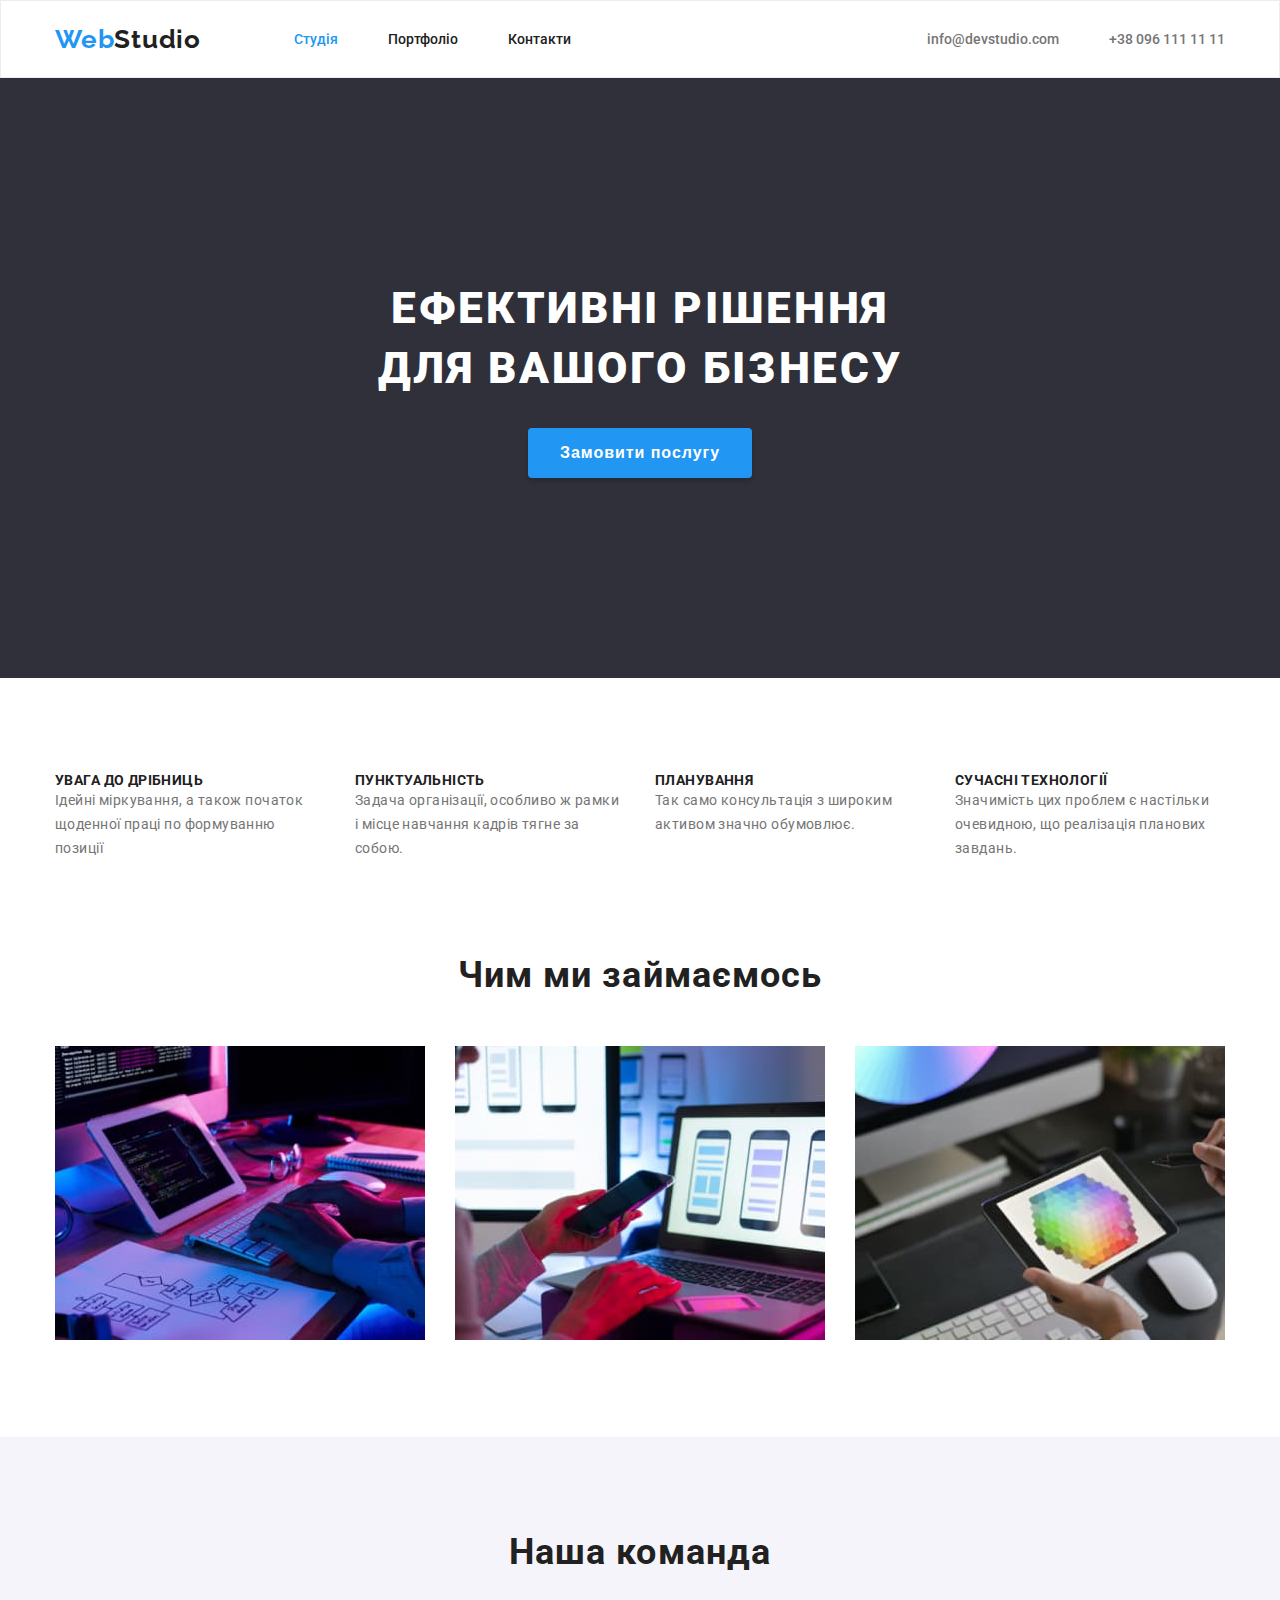
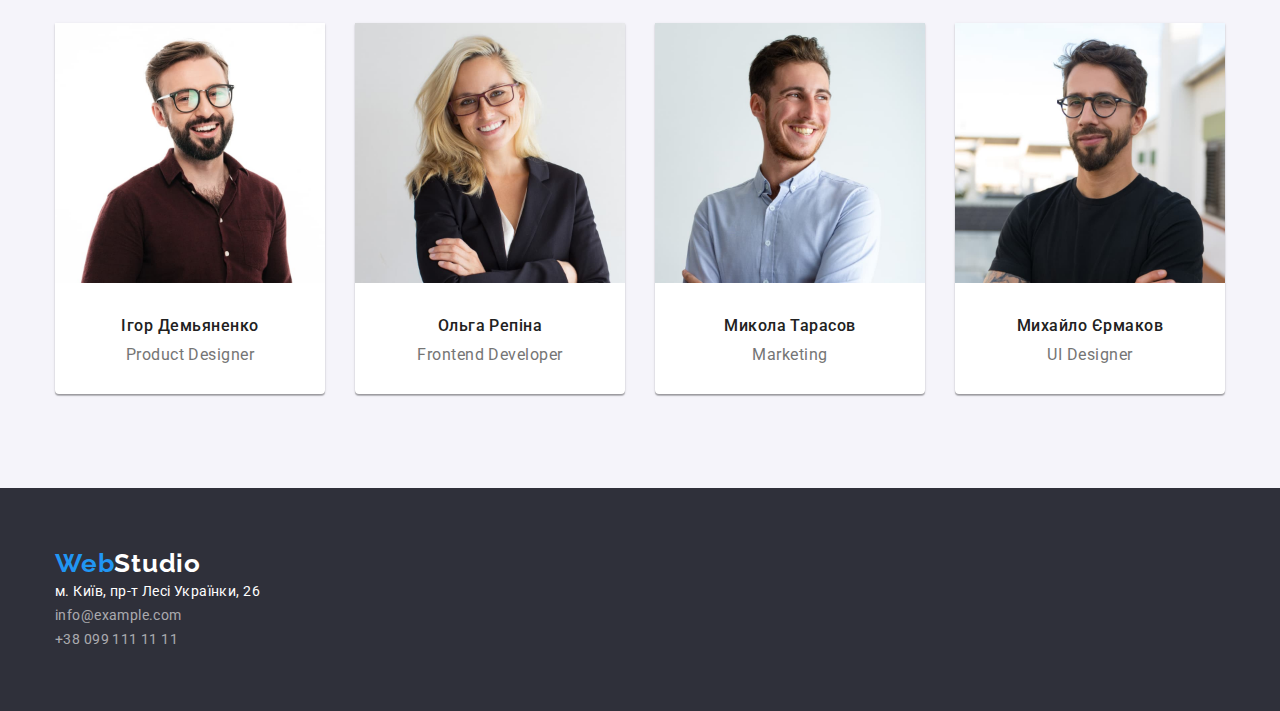
<file: index.html>
<!DOCTYPE html>
<html lang="uk">
<head>
    <meta charset="UTF-8">
    <meta http-equiv="X-UA-Compatible" content="IE=edge">
    <meta name="viewport" content="width=device-width, initial-scale=1.0">
    <title>Document</title>
    <link rel="preconnect" href="https://fonts.googleapis.com">
    <link rel="preconnect" href="https://fonts.gstatic.com" crossorigin>
    <link href="https://fonts.googleapis.com/css2?family=Raleway:wght@700&family=Roboto:wght@400;500;700;900&display=swap" rel="stylesheet">
    <link rel="stylesheet" href="./css/reset.css">
    <link rel="stylesheet" href="./css/style.css">
</head>
<body>
    <header class="header">
        <div class="container header-container">
     <!--навигація сайта-->
     <nav class="nav-page">
         <a href="./index.html" class="logo">
         Web<span class="logo-color-black">Studio</span> 
         </a>  
         <ul class="nav-list">
             <li class="nav-item"><a href="./index.html" class="nav-link nav-link current">Студія</a></li>
             <li class="nav-item"><a href="./portfolio.html" class="nav-link">Портфоліо</a></li>
             <li class="nav-item"><a href="./contacts.html" class="nav-link">Контакти</a></li>
         </ul>
     </nav>
         <!--контакти--> 
        <ul class="contacts">
             <li class="contacts-item"><a href="mailto:info@devstudio.com" class="contacts-link">info@devstudio.com</a></li>
             <li class="contacts--item"><a href="tel:+380961111111" class="contacts-link">+38 096 111 11 11</a></li>
        </ul>
        </div>
     </header>
         <main>
         <!--Головний банер-->
         <section class="hero">
             <h1 class="hero-title">
                 ЕФЕКТИВНІ РІШЕННЯ<br>ДЛЯ ВАШОГО БІЗНЕСУ
             </h1>
             <button type="button" class="hero-btn">Замовити послугу</button>
         </section>
         <!--Переваги нашої фірми-->
         <section class="section advantege-section">
             <h2 class="hide">Переваги нашої фірми</h2>
             <div class="container">
             <ul class="advantage-list">
             <li class="advantage-item">
                 <h3 class="advantage-titles">
                     Увага до дрібниць
                 </h3>
                 <p class="advantage-explanations">
                     Ідейні міркування, а також початок щоденної праці по формуванню позиції
                 </p>
             </li>
             <li class="advantage-item">
                 <h3 class="advantage-titles">
                     Пунктуальність
                 </h3>
                 <p class="advantage-explanations">
                     Задача організації, особливо ж рамки і місце навчання кадрів тягне за собою.
                 </p>
             </li>
             <li class="advantage-item">
                 <h3 class="advantage-titles">
                     Планування
                 </h3>
                 <p class="advantage-explanations">
                     Так само консультація з широким активом значно обумовлює.
                 </p>
             </li>
             <li class="advantage-item">
                 <h3 class="advantage-titles">
                     Сучасні технології
                 </h3>
                 <p class="advantage-explanations">
                     Значимість цих проблем є настільки очевидною, що реалізація планових завдань.
                 </p>
             </li>
         </ul>
         </div>
         </section>
         <!--Чим ми займаємось-->
            <section class="section">
             <div class="container">
                  <h2 class="headlines">Чим ми займаємось</h2>
             <ul class="task-list">
                 <li class="task-item">
                     <img src="./images/wwdone.jpg" 
                     alt="ми працюємо"
                     width="370">
                 </li>
                 <li class="task-item">
                     <img src="./images/wwdtwo.jpg" alt="ми працюємо"
                     width="370">
                 </li>
                 <li class="task-item">
                     <img src="./images/wwdthree.jpg" alt="ми працюємо"
                     width="370">
                 </li>
             </ul>
             </div>
         </section>
         <!--Наша команда-->
                 <section class="section section-team">
                   <h2 class="headlines">Наша команда</h2>
                   <div class="container">
                   <ul class="team-list">
                       <li class="team-item">
                           <img src="./images/igor.jpg" 
                           alt="наша команда"
                           width="270">
                           <div class="team-write">
                             <h3 class="team-name">
                               Ігор Демьяненко
                             </h3>
                           <p class="team-position">
                               Product Designer
                           </p>
                           </div>
                       </li>
                       <li class="team-item">
                           <img src="./images/olga.jpg"
                           alt="наша команда"
                           width="270">
                           <div class="team-write">
                             <h3 class="team-name">
                               Ольга Репіна
                             </h3>
                           <p class="team-position">
                               Frontend Developer
                           </p>
                           </div>
                       </li>
                       <li class="team-item">
                           <img src="./images/niko.jpg" 
                           alt="наша команда"
                           width="270">
                           <div class="team-write">
                             <h3 class="team-name">
                               Микола Тарасов
                             </h3>
                           <p class="team-position">
                               Marketing
                           </p>
                           </div>
                       </li>
                       <li class="team-item">
                           <img src="./images/miha.jpg" 
                           alt="наша команда"
                           width="270">
                           <div class="team-write">
                             <h3 class="team-name">
                               Михайло Єрмаков
                             </h3>
                             <p class="team-position">
                                UI Designer
                             </p>
                             </div>
                       </li>
                   </ul>
                   </div>
                 </section>
         </main>
     <footer class="container-footer">
         <div class="container">
        
        <!--Адресс-->
         <address class="address">
             <a href="./index.html" class="logo-footer">Web<span class="logo-white">Studio</span> </a>
         <ul>
             <li class="address-item">м. Київ, пр-т Лесі Українки, 26</li>
             <li><a href="mailto:info@example.com" class="address-links address-links-mail">info@example.com</a></li>
             <li><a href="tel:+380991111111" class="address-links">+38 099 111 11 11</a></li>
         </ul>
         </address>
         </div>
     </footer>
</body>
</html>
</file>
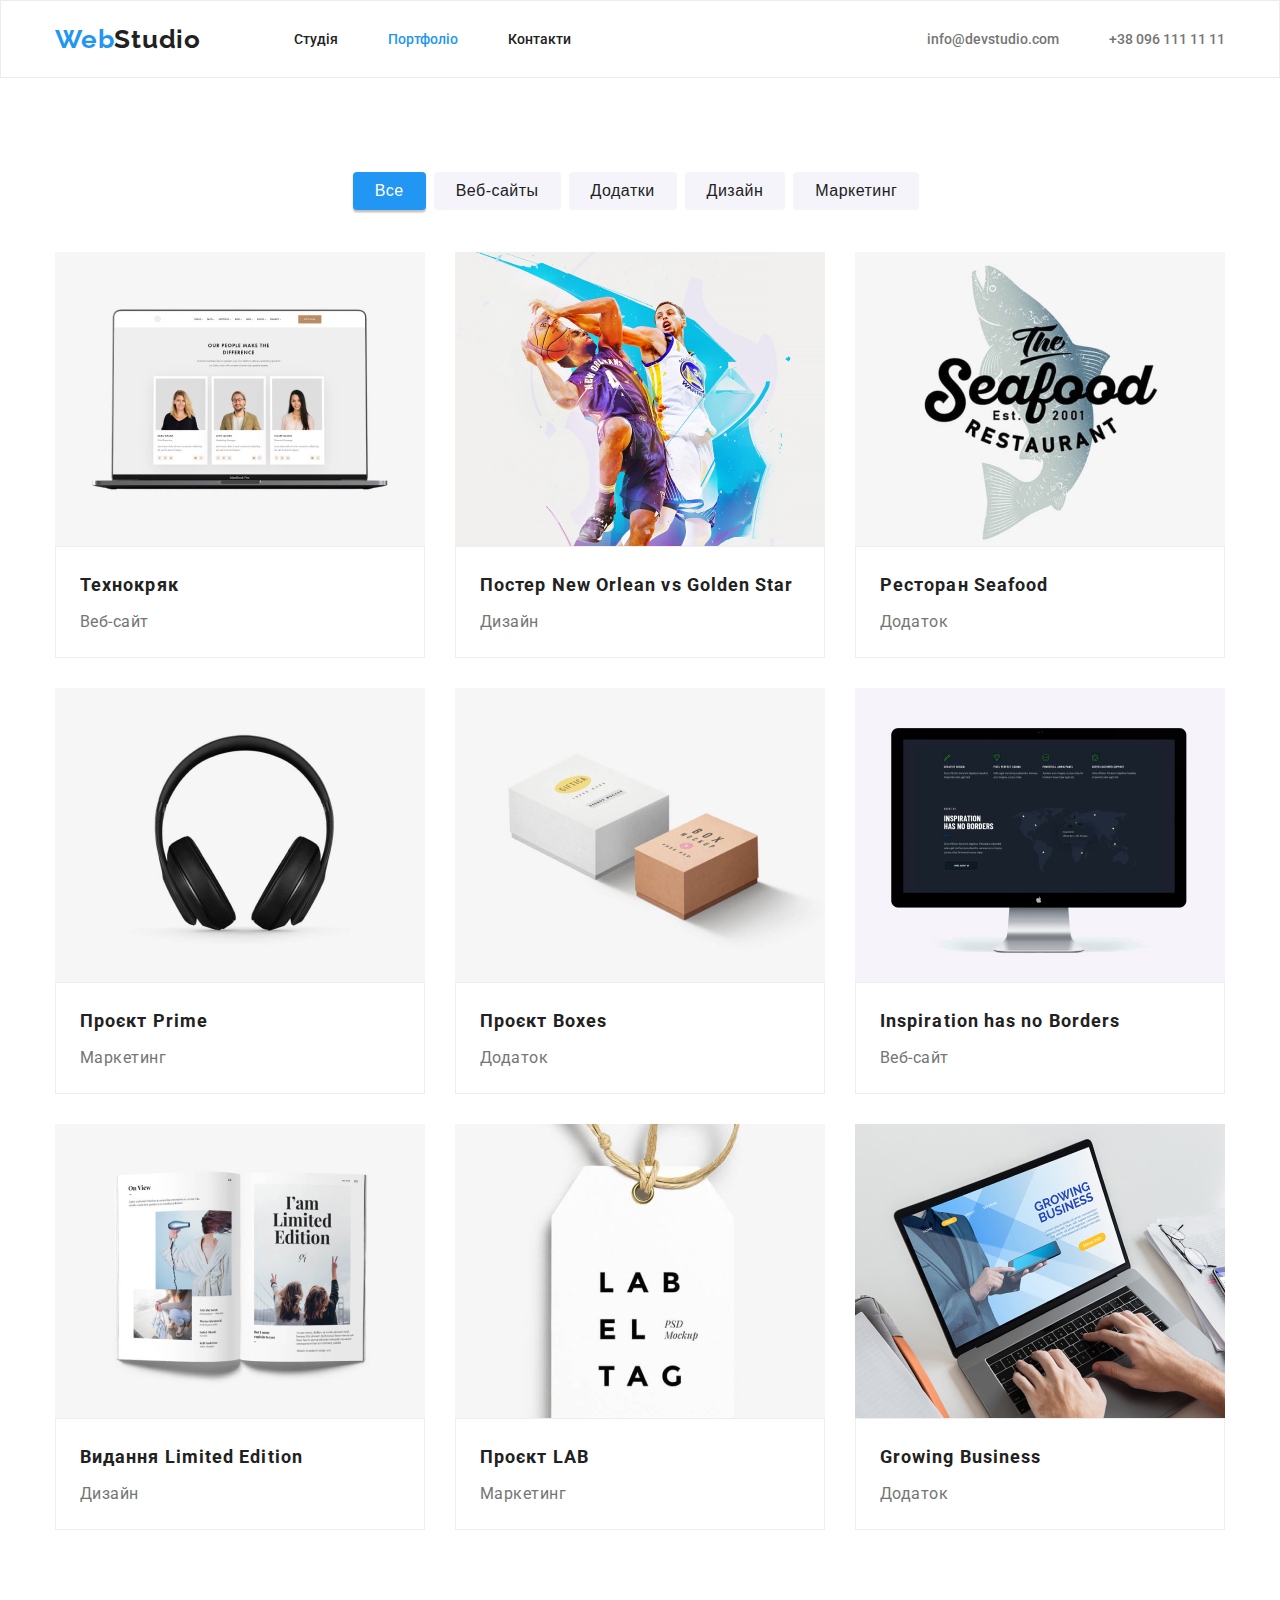
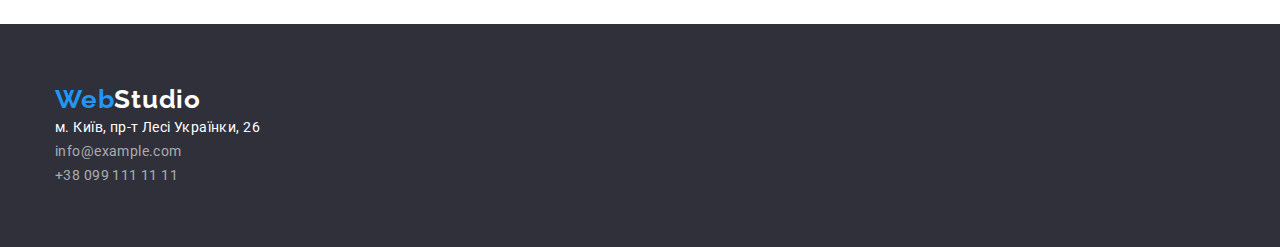
<file: portfolio.html>
<!DOCTYPE html>
<html lang="uk">
<head>
    <meta charset="UTF-8">
    <meta http-equiv="X-UA-Compatible" content="IE=edge">
    <meta name="viewport" content="width=device-width, initial-scale=1.0">
    <title>Document</title>
    <link rel="preconnect" href="https://fonts.googleapis.com">
    <link rel="preconnect" href="https://fonts.gstatic.com" crossorigin>
    <link href="https://fonts.googleapis.com/css2?family=Raleway:wght@700&family=Roboto:wght@400;500;700;900&display=swap" rel="stylesheet">
    <link rel="stylesheet" href="./css/reset.css">
    <link rel="stylesheet" href="./css/style.css">
</head>
<body class="portfolio-body">
    <header class="header">
        <div class="container header-container">
     <!--навигація сайту-->
     <nav class="nav-page">
         <a href="./index.html" class="logo">
         Web<span class="logo-color-black">Studio</span> 
         </a>  
         <ul class="nav-list">
             <li class="nav-item"><a href="./index.html" class="nav-link">Студія</a></li>
             <li class="nav-item"><a href="./portfolio.html" class="nav-link current">Портфоліо</a></li>
             <li class="nav-item"><a href="./contacts.html" class="nav-link">Контакти</a></li>
         </ul>
     </nav>
         <!--контакты--> 
        <ul class="contacts">
             <li class="contacts-item"><a href="mailto:info@devstudio.com" class="contacts-link">info@devstudio.com</a></li>
             <li class="contacts--item"><a href="tel:+380961111111" class="contacts-link">+38 096 111 11 11</a></li>
        </ul>
        </div>
     </header>
     <!--Main-->
     <main>
         <!--Портфолио-->
     <section class="section">
         <h1 style="display:none;">Портфоліо</h1>
         <div class="container portfolio-container"> 
         <!--Фильтры-->
         <ul class="filter-list">
             <li class="filter-item">
                 <button type="button" class="button-filter main-filter-btn">Все</button>
             </li>
             <li class="filter-item">
                 <button type="button" class="button-filter">Веб-сайты</button>
            </li>
            <li class="filter-item">
                <button type="button" class="button-filter">Додатки</button>
            </li>
            <li class="filter-item">
                <button type="button" class="button-filter">Дизайн</button>
            </li>
            <li class="filter-item">
                <button type="button" class="button-filter">Маркетинг</button>
            </li>
         </ul>
         <!--Приклади робіт-->
         <ul class="cards-list">
             <li class="card-item">
                 <img class="no-gap" src="./images/port1.jpg" alt="пример работы" width="370">
                 <div class="card-write">
                 <h2 class="card-name">Технокряк</h2>
                 <p class="card-filter">Веб-сайт</p>
                 </div>
             </li>
             <li class="card-item">
                 <img class="no-gap" src="./images/port2.jpg" alt="пример работы" width="370">
                 <div class="card-write">
                 <h2 class="card-name">Постер <span lang="en">New Orlean vs Golden Star</span></h2>
                 <p class="card-filter">Дизайн</p>
                 </div>
            </li>
             <li class="card-item">
                 <img class="no-gap" src="./images/port3.jpg" alt="пример работы" width="370">
                 <div class="card-write">
                 <h2 class="card-name">Ресторан <span lang="en">Seafood</span></h2>
                 <p class="card-filter">Додаток</p>
                 </div>
            </li>
             <li class="card-item">
                 <img class="no-gap" src="./images/port4.jpg" alt="пример работы" width="370">
                 <div class="card-write">
                 <h2 class="card-name">Проєкт <span lang="en">Prime</span></h2>
                 <p class="card-filter">Маркетинг</p>
                 </div>
            </li>
             <li class="card-item">
                 <img class="no-gap" src="./images/port5.jpg" alt="пример работы" width="370">
                 <div class="card-write">
                 <h2 class="card-name">Проєкт <span lang="en">Boxes</span></h2>
                 <p class="card-filter">Додаток</p>
                 </div>
            </li>
             <li class="card-item">
                 <img class="no-gap" src="./images/port6.jpg" alt="пример работы" width="370">
                 <div class="card-write">
                     <h2 class="card-name" lang="en">Inspiration has no Borders</h2>
                 <p class="card-filter">Веб-сайт</p>
                 </div>
            </li>
             <li class="card-item">
                 <img class="no-gap" src="./images/port7.jpg" alt="пример работы" width="370">
                 <div class="card-write"><h2 class="card-name">Видання <span lang="en">Limited Edition</span></h2>
                 <p class="card-filter">Дизайн</p></div>
            </li>
             <li class="card-item">
                 <img class="no-gap" src="./images/port8.jpg" alt="пример работы" width="370">
                 <div class="card-write">
                     <h2 class="card-name">Проєкт <span lang="en">LAB</span></h2>
                 <p class="card-filter">Маркетинг</p>
                 </div>
             </li>
             <li class="card-item">
                 <img class="no-gap" src="./images/port9.jpg" alt="пример работы" width="370">
                 <div class="card-write">
                 <h2 class="card-name" lang="en">Growing Business</h2>
                 <p class="card-filter">Додаток</p>
                 </div>
             </li>
         </ul>
         </div>
     </section>
     </main>
   <footer class="container-footer">
         <div class="container">
        
        <!--Адресс-->
         <address class="address">
             <a href="./index.html" class="logo-footer">Web<span class="logo-white">Studio</span> </a>
         <ul>
             <li class="address-item">м. Київ, пр-т Лесі Українки, 26</li>
             <li><a href="mailto:info@example.com" class="address-links address-links-mail">info@example.com</a></li>
             <li><a href="tel:+380991111111" class="address-links">+38 099 111 11 11</a></li>
         </ul>
         </address>
         </div>
     </footer>
</body>
</html>
</file>
<file: css/style.css>
:root {
    --main-color: #212121;
    --secondary-color:#757575;
    --white-color:#fff;
    --effect-color:#2196F3;
    --second-back-color:#2F303A;
    --team-back-color:#F5F4FA;
    --button-color-hover:#188CE8;
    --border-color:#EEEEEE;
}
/* body main */

body {
    color: var(--main-color);
    font-size: 14px;
    font-weight: 400;
    font-style: normal;
    font-family: 'Roboto',
    sans-serif;
}
.section {
    padding: 94px 0;
}
.container {
    width: 1200px;
    margin: 0 auto;
    padding: 0 15px;
}

/* header */
.header {
    border: 1px solid #ECECEC;
}
.header-container {
    display: flex;
    justify-content: space-between;
}
.hide {
    width: 1px;
    height: 1px;
    overflow: hidden;
    opacity: 0;
    margin-top: -1px;
}

/* nav */

.nav-list,
.contacts,
.nav-page {
    display: flex;
}
.nav-page {
    align-items: center;
}

/* logo */

.logo {
    font-family: 'Raleway', sans-serif;
    font-weight: bold;
    font-size: 26px;
    line-height: calc(31 / 26);
    letter-spacing: 0.03em;
    color: var(--effect-color);
    margin-right: 93px;
}
.logo-color-black {
    color: var(--main-color);
}

/* contacts header */

.nav-item:not(:last-child){
    margin-right: 50px;
}
.contacts-item:not(:last-child){
    margin-right: 50px;
}
.nav-link.current {
    color: var(--effect-color);
}
.nav-link,
.contacts-link {
    color: var(--main-color);
    font-weight: 500;
    padding: 30px 0;
    display: block;
}
.contacts-link {
    color: var(--secondary-color);
}

/* hover and focus */

.address-item:hover,
.address-item:focus,
.address-links:focus,
.address-links:hover,
.nav-link:hover,
.contacts-link:hover,
.nav-link:focus,
.contacts-link:focus {
    color: var(--effect-color);
}

/* hero */

.hero {
    padding: 200px 0;
    background-color: var(--second-back-color);
    text-align: center;
    }
.hero-title {
    color: var(--white-color);
    font-weight: 900;
    font-size: 44px;
    line-height: calc(60 / 44);
    text-align: center;
    letter-spacing: 0.06em;
    text-transform: uppercase;
    margin: 0 auto;
    margin-bottom: 30px;
}

.hero-btn {
    color: var(--white-color);
    padding: 10px 32px;
    background: var(--effect-color);
    box-shadow: 0px 4px 4px rgba(0, 0, 0, 0.15);
    border-radius: 4px;
    font-weight: bold;
    font-size: 16px;
    line-height: calc(30 / 16);
    letter-spacing: 0.06em;
    cursor: pointer;
}
.hero-btn:focus,
.hero-btn:hover {
    background-color: var(--button-color-hover);
}

/* advantage */

.advantege-section {
    padding-bottom: 0px;
}
.advantage-list{
    display: flex;
    margin-right: -30px;
}
.advantage-titles{
    font-weight: bold;
    font-size: 14px;
    line-height: calc(16 / 14);
    letter-spacing: 0.03em;
    text-transform: uppercase;
}
.advantage-item {
    flex-basis: calc(100% / 4 - 30px);
    margin-right: 30px;
}
.advantage-explanations {
    font-size: 14px;
    line-height: calc(24 / 14);
    letter-spacing: 0.03em;
    color: var(--secondary-color);
}

/* task */

.task-list {
    display: flex;
    margin-right: -30px;
}
.task-item {
flex-basis: calc(100% / 3 - 30px);
margin-right: 30px;
}
.headlines {
    padding-bottom: 50px;
    font-weight: bold;
    font-size: 36px;
    line-height: calc(42 / 36);
    text-align: center;
    letter-spacing: 0.03em;
}

 /* team */
.section-team {
    background-color: var(--team-back-color);
    
}
 .team-list {
     display: flex;
     margin-right: -30px;
 }
 .team-item {
     background-color: var(--white-color);
     flex-basis: calc(100% / 4 - 30px);
     margin-right: 30px;
     box-shadow: 0px 1px 3px rgba(0, 0, 0, 0.12),
     0px 1px 1px rgba(0, 0, 0, 0.14),
     0px 2px 1px rgba(0, 0, 0, 0.2);
     border-radius: 0px 0px 4px 4px;

 }

.team-name {
    padding-bottom: 10px;
    font-weight: 500;
    font-size: 16px;
    line-height: calc(19 / 16);
    text-align: center;
    letter-spacing: 0.03em;
}
.team-position {
    color: var(--secondary-color);
    font-size: 16px;
    line-height: calc(19 / 16);
    text-align: center;
    letter-spacing: 0.03em;
}
.team-write {
    padding: 30px 0;
}
 
/* footer */

.container-footer {
    background-color: var(--second-back-color);
}
.address {
    padding: 60px 0;
}
.logo-white {
    color: var(--white-color);
}
.logo-footer {
    color: var(--effect-color);
    font-family: Raleway;
    font-style: normal;
    font-weight: bold;
    font-size: 26px;
    line-height: calc(31 / 26);
    letter-spacing: 0.03em;
}
.address-item {
    font-style: normal;
    font-weight: normal;
    color: var(--white-color);
    font-size: 14px;
    line-height: calc(24 / 14);
    letter-spacing: 0.03em;
}
.address-links {
    color: rgba(255, 255, 255, 0.6);
    font-style: normal;
    font-weight: normal;
    font-size: 14px;
    line-height: calc(24 / 14);
    letter-spacing: 0.03em;
    }
.address-links-mail {
        padding-top: 9px;
        padding-bottom: 9px;
    }

    /* portfolio.html */

    /* filters*/

.portfolio-container {
    background-color: var(--white-color);
}
.filter-list {
    display: flex;
    justify-content: center;
    margin-bottom: -8px; 
}
.filter-item {
    margin-right: 8px;
}
.button-filter {
    padding: 6px 22px;
    background-color: var(--team-back-color);
    border-radius: 4px;
    font-weight: 500;
    font-size: 16px;
    line-height: calc(26 / 16);
    letter-spacing: 0.03em;
    color:var(--main-color);
    cursor: pointer;
}
.main-filter-btn {
    color: var(--white-color);
    background: var(--effect-color);
    box-shadow: 0px 3px 1px rgba(0, 0, 0, 0.1),
    0px 1px 2px rgba(0, 0, 0, 0.08),
    0px 2px 2px rgba(0, 0, 0, 0.12);
    border-radius: 4px;
}

/* Cards */

.cards-list {
    padding-top: 50px;
    display: flex;
    flex-wrap: wrap;
    flex-basis: calc(100 / 3 - 30px);
    margin-right: -30px;
    margin-bottom: -30px;
    }

.card-item {
    margin-right: 30px;
    margin-bottom: 30px;
    background: var(--white-color)
}
.card-name {
    margin-bottom: 4px;
    font-style: normal;
    font-weight: bold;
    font-size: 18px;
    line-height: calc(36 / 18);
    letter-spacing: 0.06em;
    color: var(--main-color)
}
.card-filter {
    font-weight: normal;
    font-size: 16px;
    line-height: calc(30 / 16);
    letter-spacing: 0.03em;
    color:var(--secondary-color)
}
.card-write {
    padding: 20px 24px;
   background:var(--white-color);
   border: 1px solid var(--border-color);
   box-sizing: border-box;
}
.no-gap {
    display: block;
}
</file>
